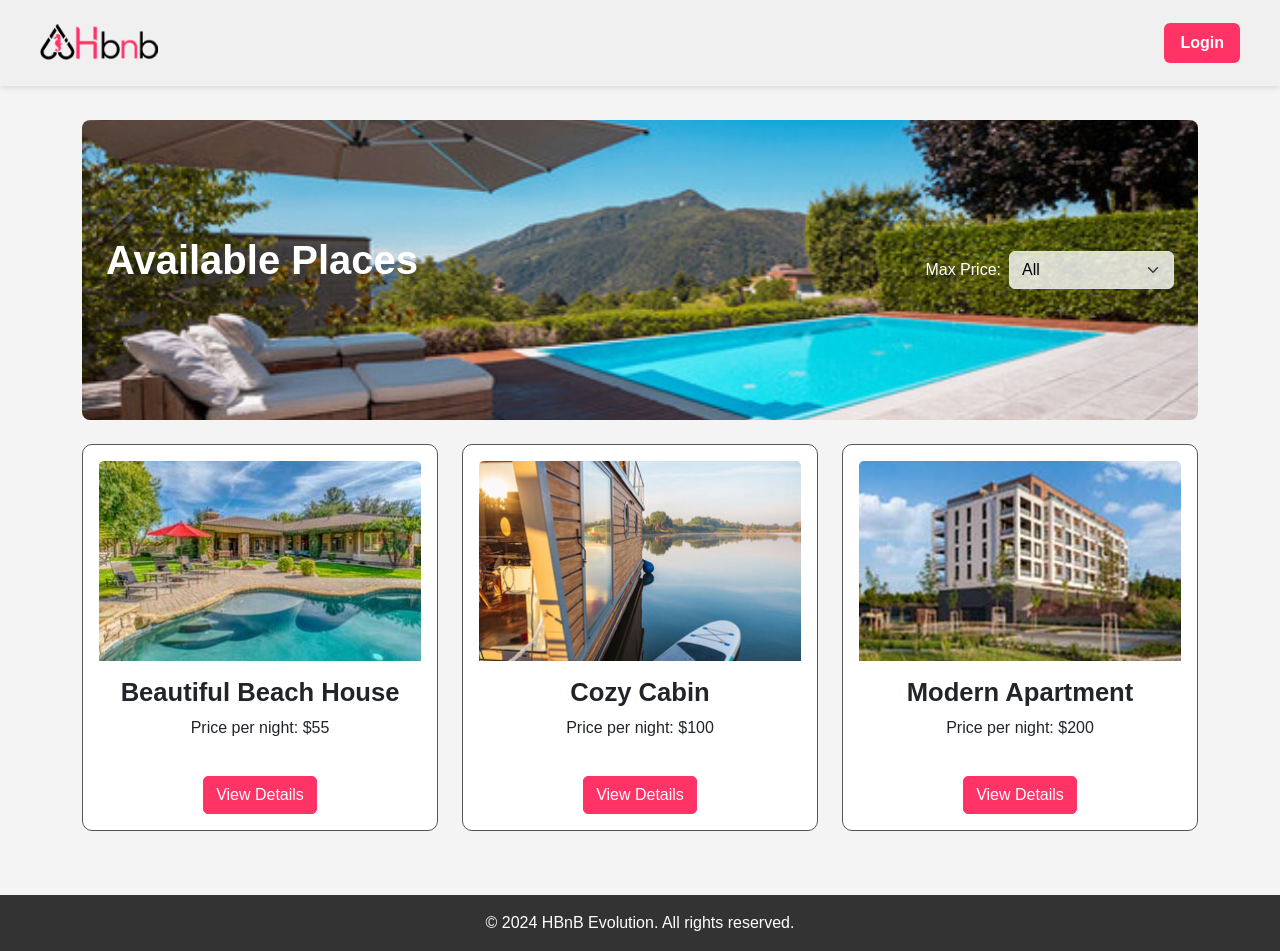
<file: part4/base_files/index.html>
<!DOCTYPE html>
<html lang="en">
<head>
    <meta charset="UTF-8">
    <meta name="viewport" content="width=device-width, initial-scale=1.0">
    <title>HBnB - Index</title>
    <!-- Bootstrap CSS -->
    <link href="https://cdn.jsdelivr.net/npm/bootstrap@5.3.2/dist/css/bootstrap.min.css" rel="stylesheet">
    <link rel="stylesheet" href="styles.css">
    <link rel="icon" href="images/icon.png">
    <link rel="stylesheet" href="https://cdn.jsdelivr.net/npm/bootstrap-icons@1.11.1/font/bootstrap-icons.css">
</head>
<body>

    <!-- Header -->
    <header>
        <nav class="navbar">
            <!-- Logo -->
            <a href="index.html" class="logo-link">
                <img src="images/logo.png" alt="HBnB Logo" class="logo">
            </a>

            <!-- Login/Logout button -->
            <a href="login.html" class="login-button" id="auth-button">Login</a>
        </nav>
    </header>

    <main class="container my-5 pt-5">

        <!-- Filter Section -->
        <section id="filter" class="hero-section d-flex flex-column flex-md-row justify-content-between align-items-center p-4">
            <h1>Available Places</h1>
            <div class="d-flex align-items-center order-1 order-md-2 mb-2 mb-md-0">
                <label for="price-filter" class="form-label me-2 mb-0">Max Price:</label>
                <select id="price-filter" class="form-select w-auto">
                    <option value="all">All</option>
                    <option value="0-50">Under $50</option>
                    <option value="50-100">$50 - $99</option>
                    <option value="100+">$100 and above</option>
                </select>
            </div>
        </section>
    
        <!-- Places List Section -->
        <section id="places-list" class="row g-4 justify-content-center text-center">
            <h2 class="visually-hidden">List of Available Places</h2>
            <!-- Cards generated by JS -->
        </section>
    </main>    

    <!-- Footer -->
    <footer>
        <p class="mb-0">&copy; 2024 HBnB Evolution. All rights reserved.</p>
    </footer>

    <script src="scripts.js"></script>
</body>
</html>
</file>
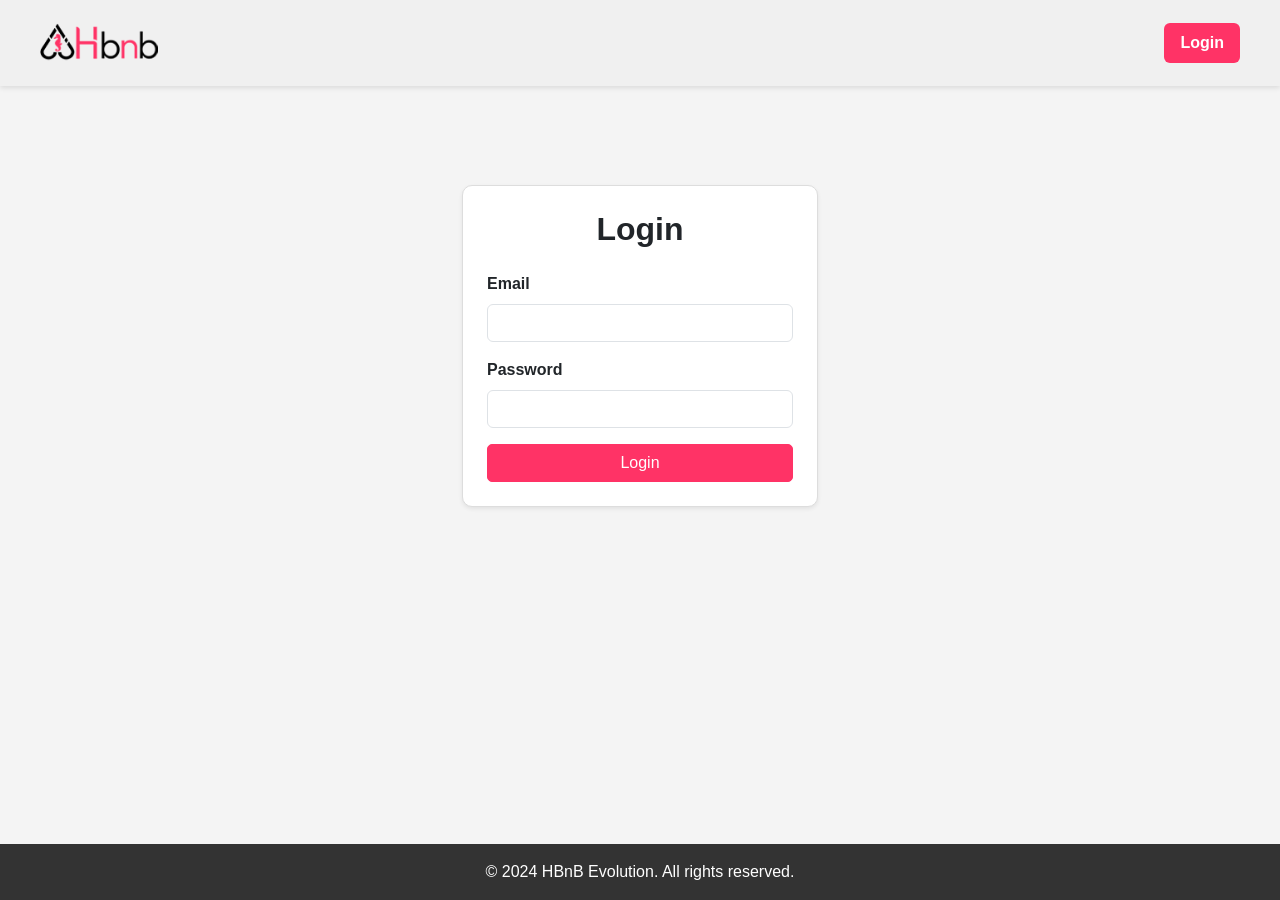
<file: part4/base_files/login.html>
<!DOCTYPE html>
<html lang="en">
    <head>
        <meta charset="UTF-8">
        <meta name="viewport" content="width=device-width, initial-scale=1.0">
        <title>HBnB - Login</title>
        <!-- Bootstrap CSS -->
        <link href="https://cdn.jsdelivr.net/npm/bootstrap@5.3.2/dist/css/bootstrap.min.css" rel="stylesheet">
        <link rel="stylesheet" href="styles.css">
        <link rel="icon" href="images/icon.png">
        <link rel="stylesheet" href="https://cdn.jsdelivr.net/npm/bootstrap-icons@1.11.1/font/bootstrap-icons.css">
    </head>

<body>
    <!-- Header -->
    <header>
        <nav class="navbar">
            <!-- Logo -->
            <a href="index.html" class="logo-link">
                <img src="images/logo.png" alt="HBnB Logo" class="logo">
            </a>

            <!-- Login/Logout button -->
            <a href="login.html" class="login-button" id="auth-button">Login</a>
        </nav>
    </header>

    <!-- Navigation -->
    <nav class="navbar navbar-expand-lg navbar-light bg-light border-bottom">
        <div class="container-fluid">
            <a class="navbar-brand" href="index.html">Home</a>
            <div class="collapse navbar-collapse">
                <ul class="navbar-nav me-auto">
                    <li class="nav-item"><a class="nav-link" href="login.html">Login</a></li>
                </ul>
            </div>
        </div>
    </nav>

    <!-- Main content -->
    <main class="container my-5">
        <div class="row justify-content-center">
            <div class="col-md-6 col-lg-4">
                <div class="card p-4 shadow-sm">
                <h2 class="card-title text-center mb-4">Login</h2>
                    <form id="login-form" method="POST">
                        <div class="mb-3">
                            <label for="email" class="form-label">Email</label>
                            <input type="email" id="email" name="email" class="form-control" required>
                        </div>

                        <div class="mb-3">
                            <label for="password" class="form-label">Password</label>
                            <input type="password" id="password" name="password" class="form-control" required>
                        </div>

                        <button type="submit" class="btn w-100 btn-rose">Login</button>
                    </form>
                </div>
            </div>
        </div>
    </main>

    <!-- Footer -->
    <footer>
        <p class="mb-0">&copy; 2024 HBnB Evolution. All rights reserved.</p>
    </footer>

    <!-- Bootstrap JS Bundle -->
    <script src="https://cdn.jsdelivr.net/npm/bootstrap@5.3.2/dist/js/bootstrap.bundle.min.js"></script>
    <script src="scripts.js"></script>
</body>
</html>
</file>
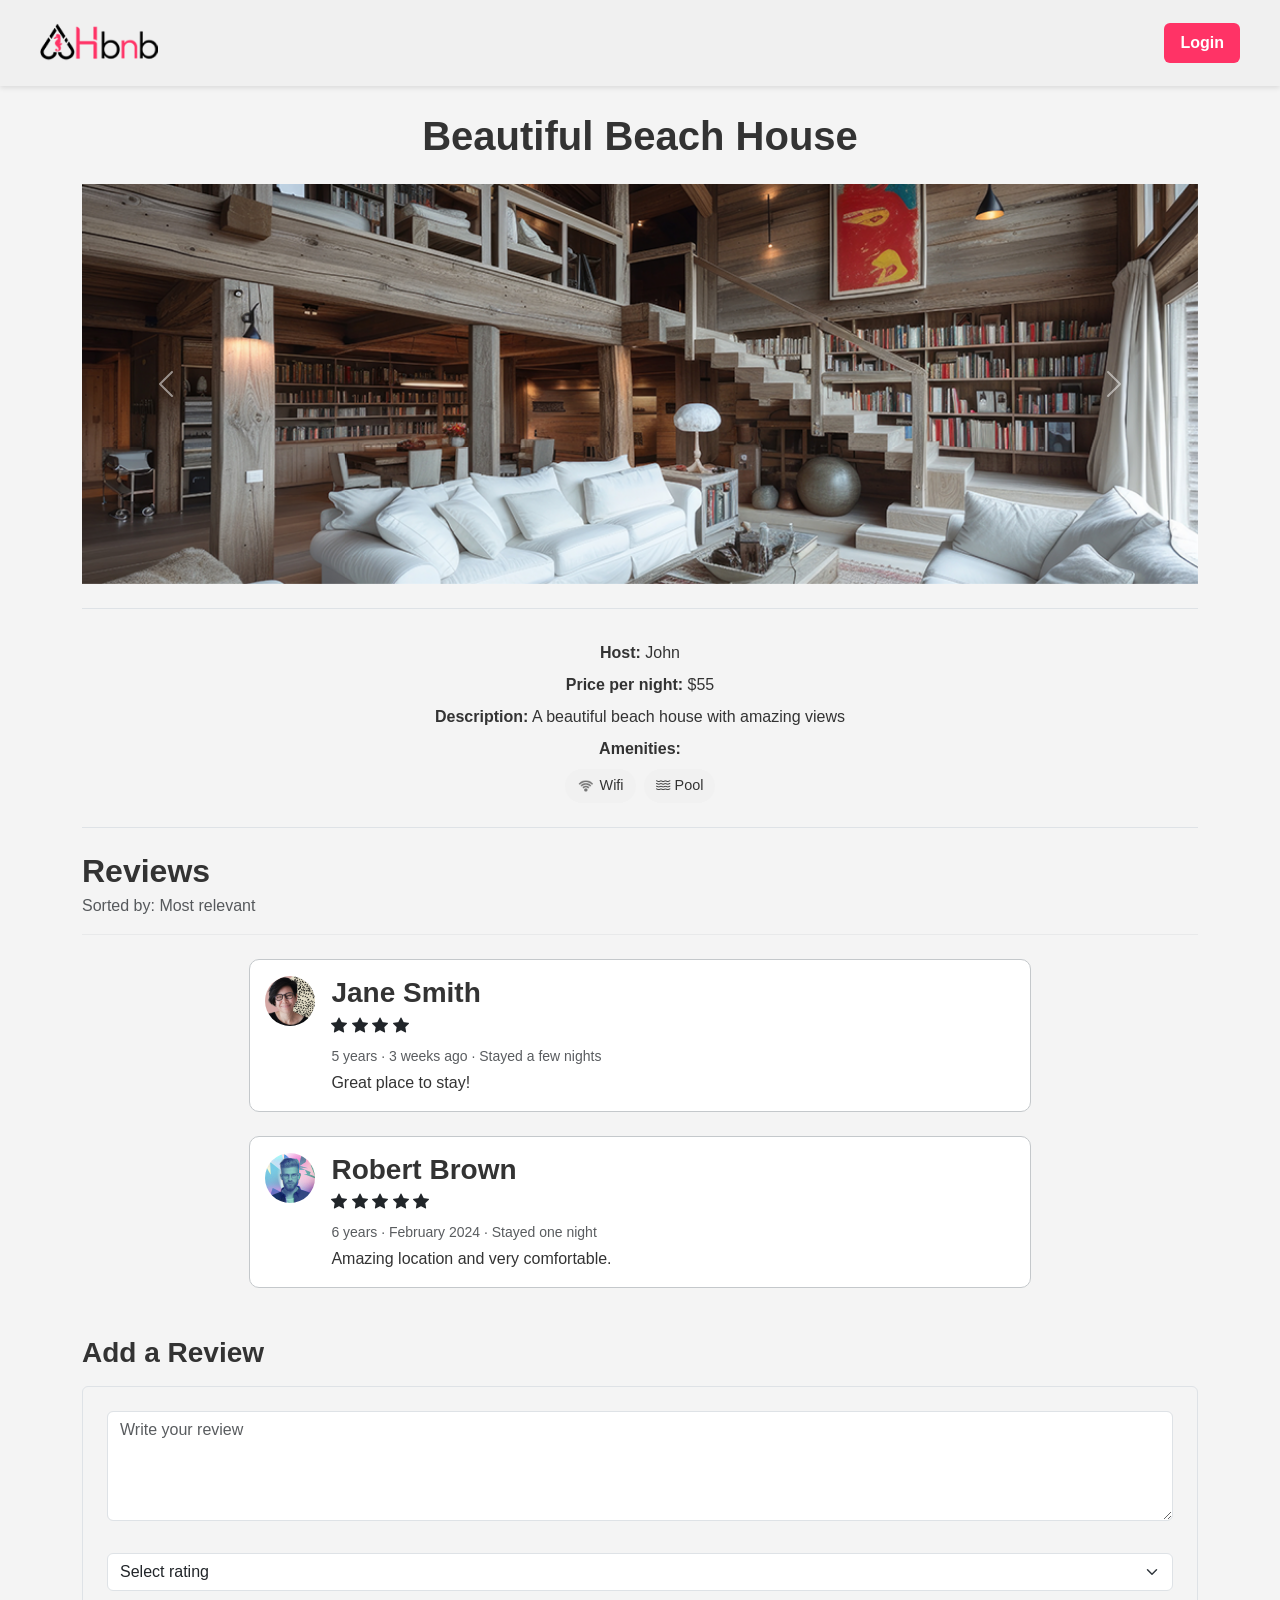
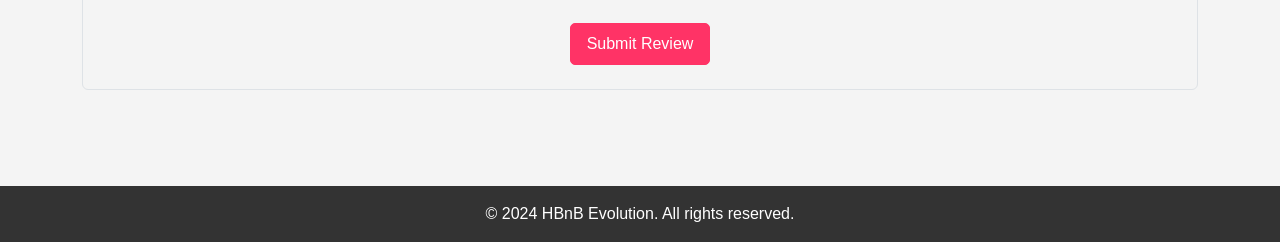
<file: part4/base_files/place.html>
<!DOCTYPE html>
<html lang="en">
<head>
    <meta charset="UTF-8">
    <meta name="viewport" content="width=device-width, initial-scale=1.0">
    <title>HBnB - Index</title>
    <!-- Bootstrap CSS -->
    <link href="https://cdn.jsdelivr.net/npm/bootstrap@5.3.2/dist/css/bootstrap.min.css" rel="stylesheet">
    <link rel="stylesheet" href="styles.css">
    <link rel="icon" href="images/icon.png">
    <link rel="stylesheet" href="https://cdn.jsdelivr.net/npm/bootstrap-icons@1.11.1/font/bootstrap-icons.css">
</head>
<body>

    <!-- Header -->
    <header>
        <nav class="navbar">
            <!-- Logo -->
            <a href="index.html" class="logo-link">
                <img src="images/logo.png" alt="HBnB Logo" class="logo">
            </a>

            <!-- Login/Logout button -->
            <a href="login.html" class="login-button" id="auth-button">Login</a>
        </nav>
    </header>

    <!-- Main content -->
    <main class="container my-5 pt-5">

        <!-- Section: Place Details -->
        <section id="place-details" aria-label="Place Details">
            <h2 class="visually-hidden">Place Details</h2>
            <!-- Content generated by JS -->
        </section>

        <!-- Section: Reviews -->
        <section id="reviews-container" aria-label="Reviews">
            <h2 class="visually-hidden">Reviews</h2>
            <!-- Content generated by JS -->
        </section>

        <!-- Section: Add Review -->
        <section id="add-review-container" aria-label="Add a Review">
            <h2 class="visually-hidden">Add a Review</h2>
            <!-- Content generated by JS -->
        </section>

    </main>

    <!-- Footer -->
    <footer>
        <p class="mb-0">&copy; 2024 HBnB Evolution. All rights reserved.</p>
    </footer>

    <!-- Scripts -->
    <script src="place.js"></script>
    <script src="https://cdn.jsdelivr.net/npm/bootstrap@5.3.2/dist/js/bootstrap.bundle.min.js"></script>

</body>
</html>
</file>
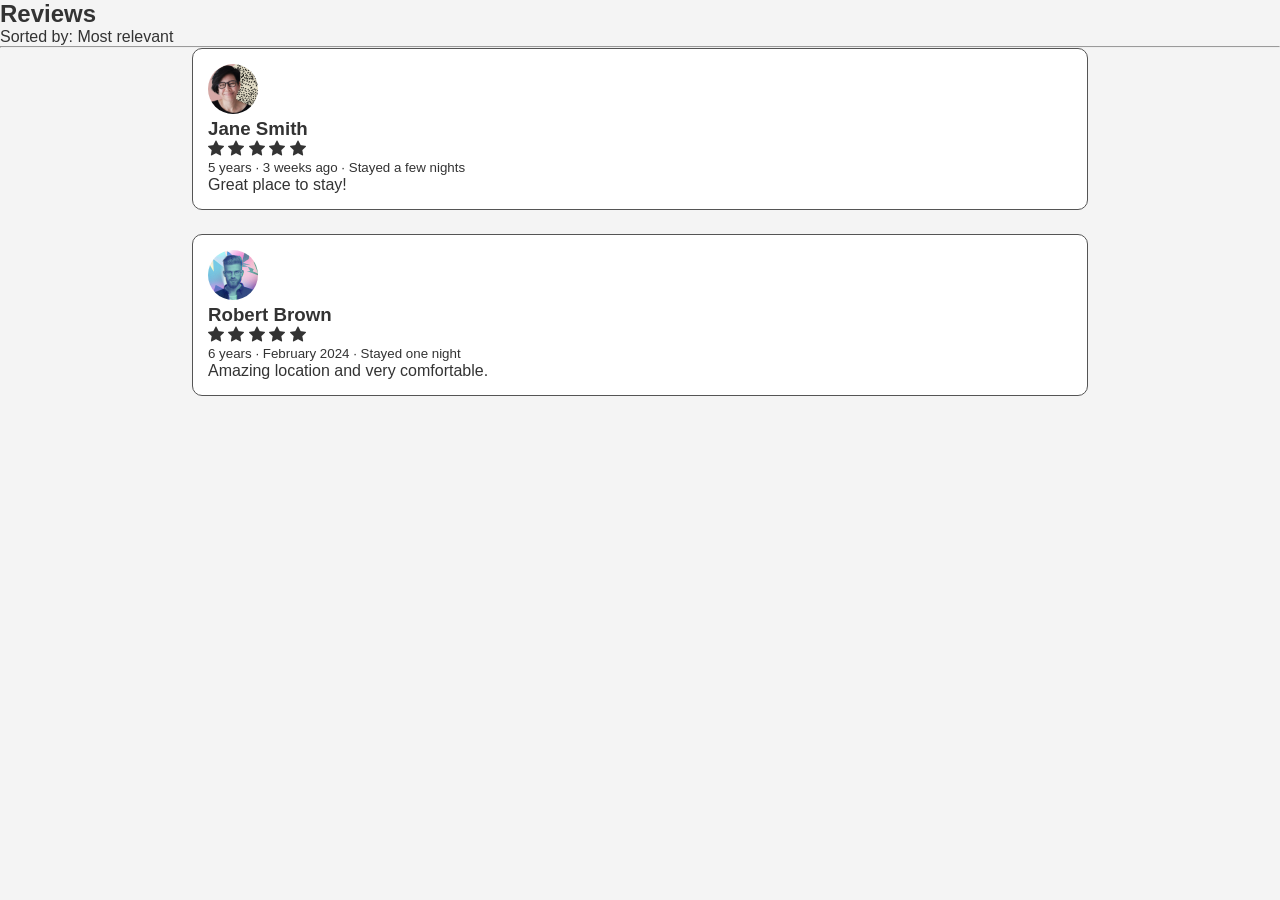
<file: part4/base_files/place_review_1.html>
<!DOCTYPE html>
<html lang="en">
<head>
    <meta charset="UTF-8">
    <meta name="viewport" content="width=device-width, initial-scale=1.0">
    <title>HBnB Reviews</title>
    <link rel="stylesheet" href="styles.css">
    <link rel="stylesheet" href="https://cdn.jsdelivr.net/npm/bootstrap-icons@1.11.1/font/bootstrap-icons.css">
</head>
<body>

<section id="add-review-1" class="mb-5">

    <!-- Title -->
    <div class="mb-4">
        <h2 class="mb-1">Reviews</h2>
        <p class="text-muted mb-2">Sorted by: Most relevant</p>
        <hr class="border-secondary-subtle">
    </div>

    <!-- Review 1 -->
    <article class="review-card col-sm-6 py-3 border-bottom border-secondary-subtle">
        <div class="d-flex align-items-start">
            
            <img src="images/profil_1.png" alt="Profile picture of Jane Smith" class="review-avatar me-3 rounded-circle">

            <div class="flex-grow-1">
                <h3 class="mb-1 fw-bold">Jane Smith</h3>

                <div class="mb-2">
                    <i class="bi bi-star-fill text-dark"></i>
                    <i class="bi bi-star-fill text-dark"></i>
                    <i class="bi bi-star-fill text-dark"></i>
                    <i class="bi bi-star-fill text-dark"></i>
                    <i class="bi bi-star-fill text-white"></i>
                </div>

                <small class="text-muted d-block mb-1">
                    5 years · 3 weeks ago · Stayed a few nights
                </small>

                <p class="mb-0">
                    Great place to stay!
                </p>
            </div>
        </div>
    </article>

    <!-- Review 2 -->
    <article class="review-card col-sm-6 py-3 border-bottom border-secondary-subtle">
        <div class="d-flex align-items-start">
            
            <img src="images/profil_2.jpeg" alt="Profile picture of Robert Brown" class="review-avatar me-3 rounded-circle">

            <div class="flex-grow-1">
                <h3 class="mb-1 fw-bold">Robert Brown</h3>

                <div class="mb-2">
                    <i class="bi bi-star-fill text-dark"></i>
                    <i class="bi bi-star-fill text-dark"></i>
                    <i class="bi bi-star-fill text-dark"></i>
                    <i class="bi bi-star-fill text-dark"></i>
                    <i class="bi bi-star-fill text-dark"></i>
                </div>

                <small class="text-muted d-block mb-1">
                    6 years · February 2024 · Stayed one night
                </small>

                <p class="mb-0">
                    Amazing location and very comfortable.
                </p>
            </div>
        </div>
    </article>
</section>

</body>
</html>
</file>
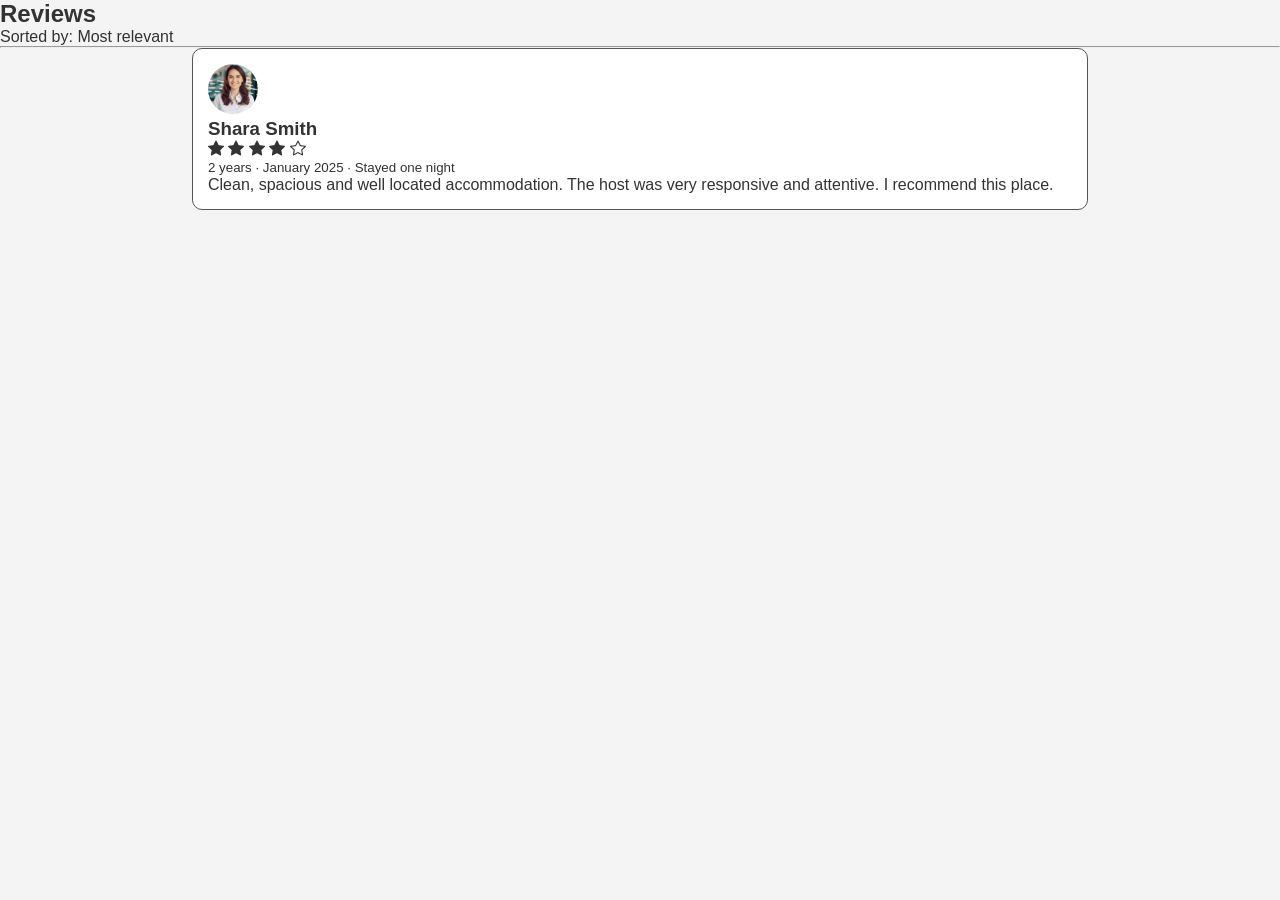
<file: part4/base_files/place_review_2.html>
<!DOCTYPE html>
<html lang="en">
<head>
    <meta charset="UTF-8">
    <meta name="viewport" content="width=device-width, initial-scale=1.0">
    <title>HBnB - Place Review 2</title>
    <link rel="stylesheet" href="styles.css">
    <link rel="stylesheet" href="https://cdn.jsdelivr.net/npm/bootstrap-icons@1.11.1/font/bootstrap-icons.css">
</head>
<body>

<section id="add-review-2" class="mb-5">

    <!-- Title -->
    <div class="mb-4">
        <h2 class="mb-1">Reviews</h2>
        <p class="text-muted mb-2">Sorted by: Most relevant</p>
        <hr class="border-secondary-subtle">
    </div>

    <!-- Review 3 -->
    <article class="review-card py-3 border-bottom border-secondary-subtle">
        <div class="d-flex align-items-start">
            
            <img src="images/profil_3.png" alt="Shara Smith avatar" class="review-avatar me-3 rounded-circle">

            <div class="flex-grow-1">
                <h3 class="mb-1 fw-bold">Shara Smith</h3>

                <div class="mb-2">
                    <i class="bi bi-star-fill text-dark"></i>
                    <i class="bi bi-star-fill text-dark"></i>
                    <i class="bi bi-star-fill text-dark"></i>
                    <i class="bi bi-star-fill text-dark"></i>
                    <i class="bi bi-star text-secondary"></i>
                </div>

                <small class="text-muted d-block mb-1">
                    2 years · January 2025 · Stayed one night
                </small>

                <p class="mb-0">
                    Clean, spacious and well located accommodation. The host was very responsive and attentive. I recommend this place.
                </p>
            </div>
        </div>
    </article>
</section>

</body>
</html>
</file>
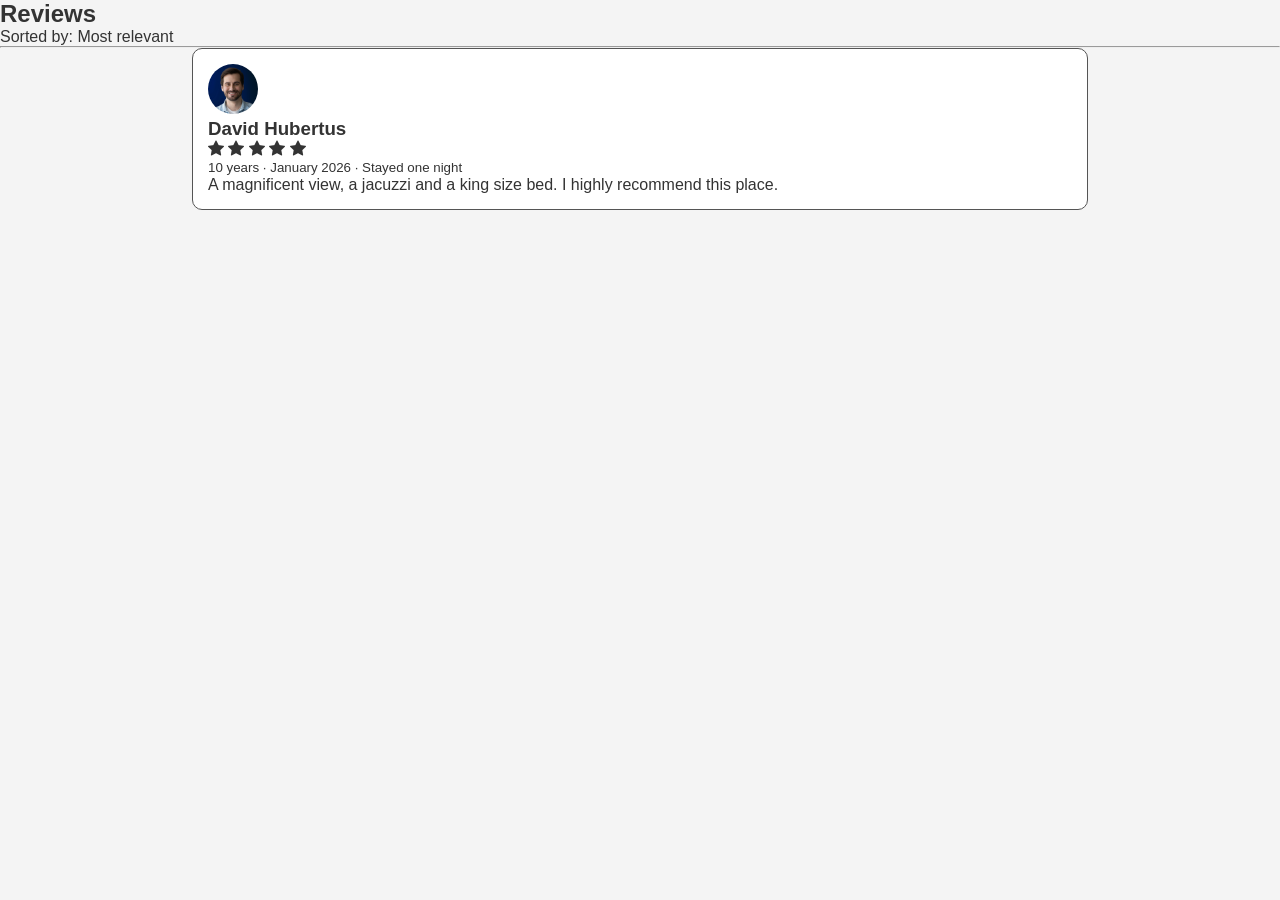
<file: part4/base_files/place_review_3.html>
<!DOCTYPE html>
<html lang="en">
<head>
    <meta charset="UTF-8">
    <meta name="viewport" content="width=device-width, initial-scale=1.0">
    <title>HBnB - Place Review 3</title>
    <link rel="stylesheet" href="styles.css">
    <link rel="stylesheet" href="https://cdn.jsdelivr.net/npm/bootstrap-icons@1.11.1/font/bootstrap-icons.css">
</head>
<body>

<section id="add-review-3" class="mb-5">

    <!-- Title -->
    <div class="mb-4">
        <h2 class="mb-1">Reviews</h2>
        <p class="text-muted mb-2">Sorted by: Most relevant</p>
        <hr class="border-secondary-subtle">
    </div>

    <!-- Review 4 -->
    <article class="review-card py-3 border-bottom border-secondary-subtle">
        <div class="d-flex align-items-start">
            
            <img src="images/profil_4.jpeg" alt="David Hubertus avatar" class="review-avatar me-3 rounded-circle">

            <div class="flex-grow-1">
                <h3 class="mb-1 fw-bold">David Hubertus</h3>

                <div class="mb-2">
                    <i class="bi bi-star-fill text-dark"></i>
                    <i class="bi bi-star-fill text-dark"></i>
                    <i class="bi bi-star-fill text-dark"></i>
                    <i class="bi bi-star-fill text-dark"></i>
                    <i class="bi bi-star-fill text-dark"></i>
                </div>

                <small class="text-muted d-block mb-1">
                    10 years · January 2026 · Stayed one night
                </small>

                <p class="mb-0">
                    A magnificent view, a jacuzzi and a king size bed. I highly recommend this place.
                </p>
            </div>
        </div>
    </article>

</section>

</body>
</html>
</file>
<file: part4/base_files/styles.css>
/* ===== Reset / Base ===== */
* {
    box-sizing: border-box;
    margin: 0;
    padding: 0;
    font-family: Arial, sans-serif;
}

html, body {
    height: 100%;
}

body {
    display: flex;
    flex-direction: column;
    background-color: #f4f4f4;
    color: #333;
}

/* ===== Variables ===== */
:root {
    --bs-primary: var(--bs-secondary);
    --bs-form-control-focus-border-color: var(--bs-secondary);
    --bs-form-control-focus-box-shadow: none;

    --header-bg: #f0f0f0;
    --primary-color: #ff3366;
    --primary-hover: #e62a55;
    --text-light: #ffffff;

    --nav-gap: 20px;
    --header-padding: 15px 30px;
    --logo-size: 50px;
}

/* ===== Layout ===== */
main {
    flex: 1;
    padding-top: 5rem; /* space for the fixed header */
}

/* ===== Header ===== */
header {
    background-color: #f0f0f0; /* pale grey */
    position: fixed;
    top: 0;
    width: 100%;
    z-index: 1000;
    padding: 10px 30px;
    display: flex;
    justify-content: center;
    align-items: center;
    box-shadow: 0 2px 5px rgba(0,0,0,0.1);
    margin-bottom: 2rem;
}

.navbar {
    width: 100%;
    max-width: 1200px;
    display: flex;
    justify-content: space-between;
    align-items: center;
}

/* Logo */
.logo {
    height: var(--logo-size);
}

/* Login/Logout button */
.login-button {
    background-color: #ff3366;
    color: #fff;
    padding: 8px 16px;
    border-radius: 6px;
    font-weight: bold;
    text-decoration: none;
    transition: 0.3s;
}

.login-button:hover {
    background-color: var(--primary-hover);
    color: var(--text-light);
    font-weight: bold;
    background-color: #e62a55;
}

/* ===== Hero Section ===== */
.hero-section {
    background-image: url('images/header-ambiance.jpg');
    background-repeat: no-repeat;
    background-position: center center;
    background-size: cover;
    width: 100%;
    min-height: 300px;
    border-radius: 0.5rem;
    padding: 2rem;
    margin: 1.5rem 0 1.5rem 0;
    display: flex;
    justify-content: space-between;
    align-items: center;
    color: white;
}

.hero-section .hero-title {
    font-size: 2rem;
    font-weight: bold;
}

.hero-section select,
.hero-section label {
    color: white;
}

.hero-section select {
    background-color: rgba(255, 255, 255, 0.8);
    color: #000;
}

/* ===== Titles ===== */
h1, h2, h3 {
    font-weight: bold;
}

h1 {
    text-align: center;
    margin-bottom: 20px;
}

/* ===== Text of places ===== */
.text-block {
    border-top: 1px solid #dee2e6;
    border-bottom: 1px solid #dee2e6;
    background-color: transparent;
    padding: 1.5rem 1rem;
    margin-bottom: 2rem;
}

.text-block p {
    margin: 0.5rem 0;
}

/* ===== Review ===== */

.review-card {
    border-color: #dee2e6;
}

/* ===== Forms ===== */
form label {
    font-weight: bold;
}

form .form-control,
form .form-select,
form textarea {
    margin-bottom: 1rem;
}

.form-control:active,
.form-select:active {
    border-color: transparent;
    box-shadow: none;
}

/* Review avatar */
.review-avatar {
    width: 50px;
    height: 50px;
    object-fit: cover;
    border-radius: 50%;
}

/* Review card spacing */
#reviews {
    display: block;
}

.review-card {
    padding: 15px;
    margin-bottom: 1.5rem;
    width: 100%;
}


/* Select focus */
#price-filter:focus {
    outline: 1px solid #fff;
    box-shadow: none;
}

.rating i {
    font-size: 12px !important;
}

#rating:focus {
    box-shadow: none;
    border-color: rgb(206, 204, 204);
}

.custom-select-no-focus {
    border: 1px solid #6c757d;
    box-shadow: none;
}

.custom-select-no-focus:focus {
    border-color: #6c757d;
    box-shadow: none;
    outline: none;
}

/* ===== Cards ===== */
.card {
    margin-bottom: 20px;
    padding: 10px;
    border: 1px solid #ddd;
    border-radius: 10px;
}

.place-card,
.review-card {
    border: 1px solid #555;
    border-radius: 10px;
    background-color: #fff;
}

.place-card {
    display: flex;
    flex-direction: column;
    height: 100%;
}

.place-card h2,
.place-card h3 {
    font-size: 1.6rem;
    margin-bottom: 0.5rem;
}

.place-card a.btn {
    margin-top: auto;
}

.review-card {
    background-color: #fff;
}

/* Rating stars */
.rating i {
    font-size: 12px !important;
    color: #555;
}

/* ===== Buttons ===== */
.details-button,
.btn-rose {
    background-color: var(--primary-color);
    border-color: var(--primary-color);
    color: var(--text-light);
    border-radius: 5px;
}

.details-button:hover,
.btn-rose:hover {
    background-color: var(--primary-hover);
    border-color: var(--primary-hover);
    color: var(--text-light);
    font-weight: bold;
}
.star {
    color: #343a40;
    font-size: 1rem;
}


/* On screens ≥576px (sm), 50% width */
@media (min-width: 576px) {
    .review-card {
        padding: 15px;
        width: 70%;
        margin: 0 auto 1.5rem auto;
    }
}
.amenities {
    display: flex;
    flex-wrap: wrap;
    gap: 8px;
    justify-content: center;
    margin-top: 5px;
}

.amenity-badge {
    display: inline-flex;
    align-items: center;
    gap: 5px;
    background: #f1f1f1;
    padding: 6px 12px;
    border-radius: 20px;
    font-size: 0.9rem;
}

/* ===== Footer ===== */
footer {
    background-color: #333;
    color: white;
    text-align: center;
    padding: 1rem 0;
    font-weight: 500;
}

/* ===== Responsive ===== */
@media (max-width: 768px) {
    header,
    nav,
    main,
    footer {
        padding-left: 1rem;
        padding-right: 1rem;
    }
}
</file>
